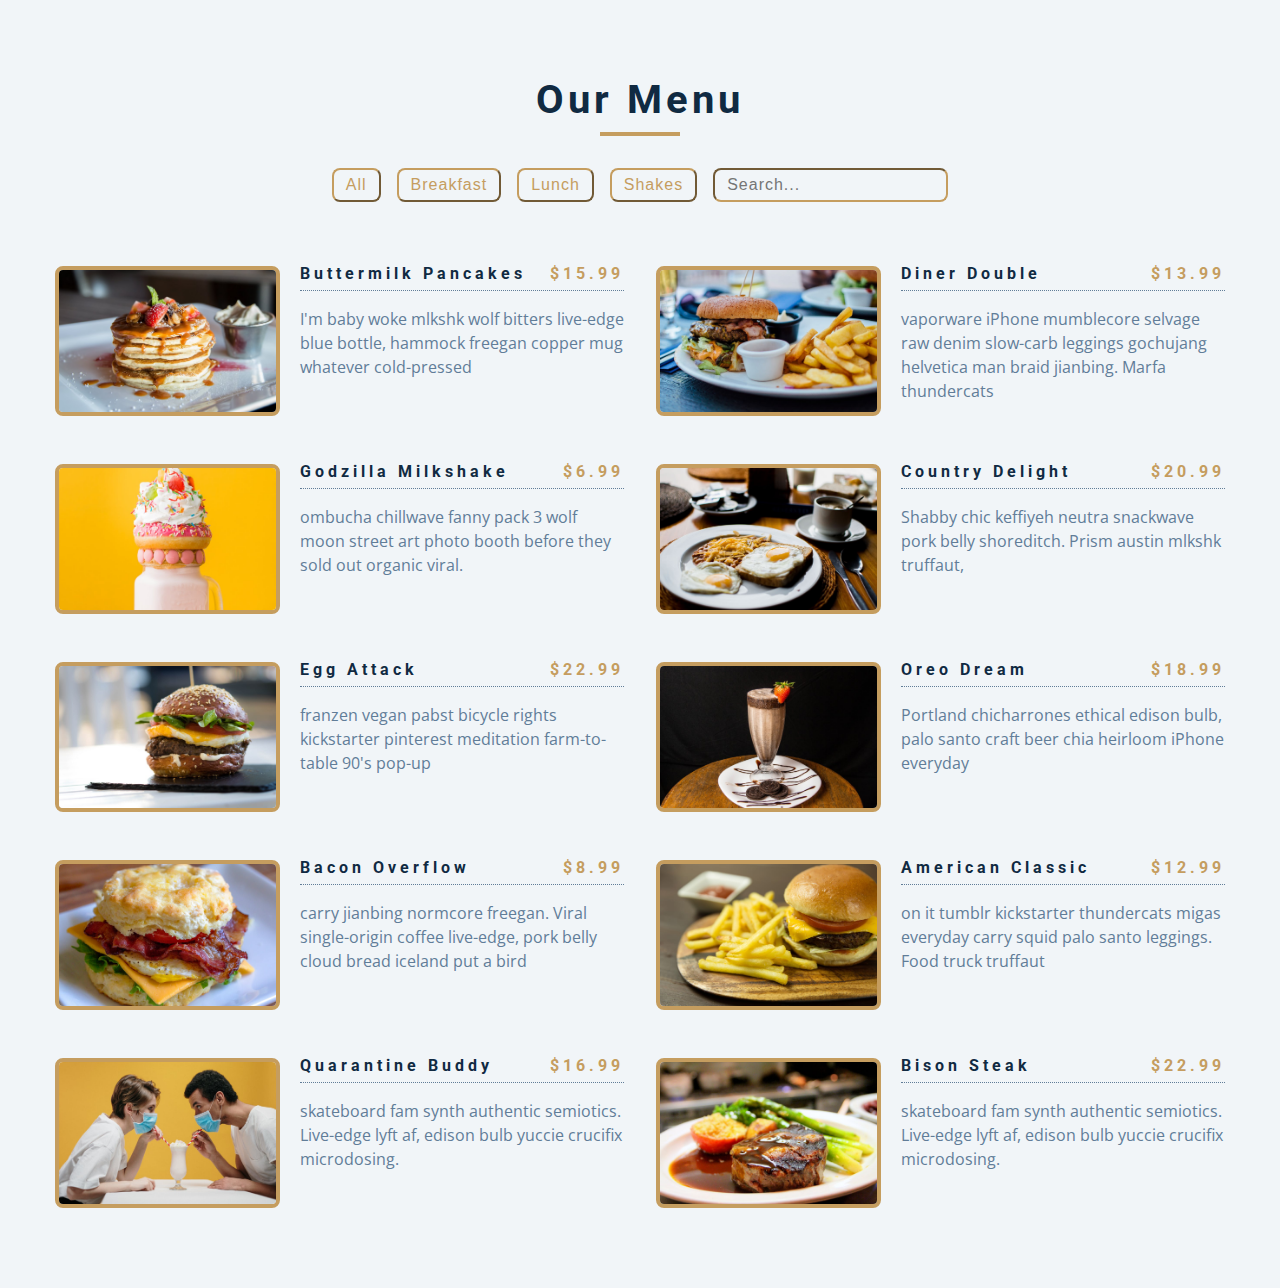
<file: index.html>
<!DOCTYPE html>
<html lang="en">
  <head>
    <meta charset="UTF-8" />
    <meta name="viewport" content="width=device-width, initial-scale=1.0" />
    <title>Starter</title>
    <link
      rel="stylesheet"
      href="https://cdnjs.cloudflare.com/ajax/libs/font-awesome/5.14.0/css/all.min.css"
    />
    <link rel="stylesheet" href="styles.css" />
  </head>
  <body>
    <section class="menu">
      <div class="title">
        <h2>our menu</h2>
        <div class="underline"></div>
      </div>
      <div class="btn-container">
         <button type="button" class="filter-btn" data-id="all">all</button>
          <button type="button" class="filter-btn" data-id="breakfast">
            breakfast
          </button>
          <button type="button" class="filter-btn" data-id="lunch">lunch</button>
          <button type="button" class="filter-btn" data-id="shakes">
            shakes
          </button>
          <input type="search"  placeholder= "Search..."/>
      </div>
      <div class="section-center">
         
      </div>
    </section>
    
    <script type="module" src="./app.js"></script>
  </body>
</html>
</file>
<file: styles.css>
/*
=============== 
Fonts
===============
*/
@import url("https://fonts.googleapis.com/css?family=Open+Sans|Roboto:400,700&display=swap");

/*
=============== 
Variables
===============
*/

:root {
  /* dark shades of primary color*/
  --clr-primary-1: hsl(205, 86%, 17%);
  --clr-primary-2: hsl(205, 77%, 27%);
  --clr-primary-3: hsl(205, 72%, 37%);
  --clr-primary-4: hsl(205, 63%, 48%);
  /* primary/main color */
  --clr-primary-5: #49a6e9;
  /* lighter shades of primary color */
  --clr-primary-6: hsl(205, 89%, 70%);
  --clr-primary-7: hsl(205, 90%, 76%);
  --clr-primary-8: hsl(205, 86%, 81%);
  --clr-primary-9: hsl(205, 90%, 88%);
  --clr-primary-10: hsl(205, 100%, 96%);
  /* darkest grey - used for headings */
  --clr-grey-1: hsl(209, 61%, 16%);
  --clr-grey-2: hsl(211, 39%, 23%);
  --clr-grey-3: hsl(209, 34%, 30%);
  --clr-grey-4: hsl(209, 28%, 39%);
  /* grey used for paragraphs */
  --clr-grey-5: hsl(210, 22%, 49%);
  --clr-grey-6: hsl(209, 23%, 60%);
  --clr-grey-7: hsl(211, 27%, 70%);
  --clr-grey-8: hsl(210, 31%, 80%);
  --clr-grey-9: hsl(212, 33%, 89%);
  --clr-grey-10: hsl(210, 36%, 96%);
  --clr-white: #fff;
  --clr-red-dark: hsl(360, 67%, 44%);
  --clr-red-light: hsl(360, 71%, 66%);
  --clr-green-dark: hsl(125, 67%, 44%);
  --clr-green-light: hsl(125, 71%, 66%);
  --clr-gold: #c59d5f;
  --clr-black: #222;
  --ff-primary: "Roboto", sans-serif;
  --ff-secondary: "Open Sans", sans-serif;
  --transition: all 0.3s linear;
  --spacing: 0.25rem;
  --radius: 0.5rem;
  --light-shadow: 0 5px 15px rgba(0, 0, 0, 0.1);
  --dark-shadow: 0 5px 15px rgba(0, 0, 0, 0.2);
  --max-width: 1170px;
  --fixed-width: 620px;
}
/*
=============== 
Global Styles
===============
*/

*,
::after,
::before {
  margin: 0;
  padding: 0;
  box-sizing: border-box;
}
body {
  font-family: var(--ff-secondary);
  background: var(--clr-grey-10);
  color: var(--clr-grey-1);
  line-height: 1.5;
  font-size: 0.875rem;
}
ul {
  list-style-type: none;
}
a {
  text-decoration: none;
}
img:not(.logo) {
  width: 100%;
}
img {
  display: block;
}

h1,
h2,
h3,
h4 {
  letter-spacing: var(--spacing);
  text-transform: capitalize;
  line-height: 1.25;
  margin-bottom: 0.75rem;
  font-family: var(--ff-primary);
}
h1 {
  font-size: 3rem;
}
h2 {
  font-size: 2rem;
}
h3 {
  font-size: 1.25rem;
}
h4 {
  font-size: 0.875rem;
}
p {
  margin-bottom: 1.25rem;
  color: var(--clr-grey-5);
}
@media screen and (min-width: 800px) {
  h1 {
    font-size: 4rem;
  }
  h2 {
    font-size: 2.5rem;
  }
  h3 {
    font-size: 1.75rem;
  }
  h4 {
    font-size: 1rem;
  }
  body {
    font-size: 1rem;
  }
  h1,
  h2,
  h3,
  h4 {
    line-height: 1;
  }
}
/*  global classes */

.btn {
  text-transform: uppercase;
  background: transparent;
  color: var(--clr-black);
  padding: 0.375rem 0.75rem;
  letter-spacing: var(--spacing);
  display: inline-block;
  transition: var(--transition);
  font-size: 0.875rem;
  border: 2px solid var(--clr-black);
  cursor: pointer;
  box-shadow: 0 1px 3px rgba(0, 0, 0, 0.2);
  border-radius: var(--radius);
}
.btn:hover {
  color: var(--clr-white);
  background: var(--clr-black);
}
/* section */
.section {
  padding: 5rem 0;
}

main {
  min-height: 100vh;
  display: grid;
  place-items: center;
}
/*
=============== 
Menu
===============
*/

.menu {
  padding: 5rem 0;
}
.title {
  text-align: center;
  margin-bottom: 2rem;
}
.underline {
  width: 5rem;
  height: 0.25rem;
  background: var(--clr-gold);
  margin-left: auto;
  margin-right: auto;
}
.btn-container {
  margin-bottom: 4rem;
  display: flex;
  justify-content: center;
}
.filter-btn {
  background: transparent;
  border-color: var(--clr-gold);
  font-size: 1rem;
  text-transform: capitalize;
  margin: 0 0.5rem;
  letter-spacing: 1px;
  border-radius: var(--radius);
  padding: 0.375rem 0.75rem;
  color: var(--clr-gold);
  cursor: pointer;
  transition: var(--transition);
}
.filter-btn:hover {
  background: var(--clr-gold);
  color: var(--clr-white);
}
input{
  background: transparent;
  border-color: var(--clr-gold);
  font-size: 1rem;
  margin: 0 0.5rem;
  letter-spacing: 1px;
  border-radius: var(--radius);
  padding: 0.375rem 0.75rem;
  color: var(--clr-gold);
  cursor: pointer;
  transition: var(--transition);
}
.inout:hover {
  background: var(--clr-gold);
  color: var(--clr-white);
}
.section-center {
  width: 90vw;
  margin: 0 auto;
  max-width: 1170px;
  display: grid;
  gap: 3rem 2rem;
  justify-items: center;
}
.menu-item {
  display: grid;
  gap: 1rem 2rem;
  max-width: 25rem;
}
.photo {
  object-fit: cover;
  height: 200px;
  border: 0.25rem solid var(--clr-gold);
  border-radius: var(--radius);
}
.item-info header {
  display: flex;
  justify-content: space-between;
  border-bottom: 0.5px dotted var(--clr-grey-5);
}
.item-info h4 {
  margin-bottom: 0.5rem;
}
.price {
  color: var(--clr-gold);
}
.item-text {
  margin-bottom: 0;
  padding-top: 1rem;
}

@media screen and (min-width: 768px) {
  .menu-item {
    grid-template-columns: 225px 1fr;
    gap: 0 1.25rem;
    max-width: 40rem;
  }
  .photo {
    height: 175px;
  }
}
@media screen and (min-width: 1200px) {
  .section-center {
    width: 95vw;
    grid-template-columns: 1fr 1fr;
  }
  .photo {
    height: 150px;
  }
}
</file>
